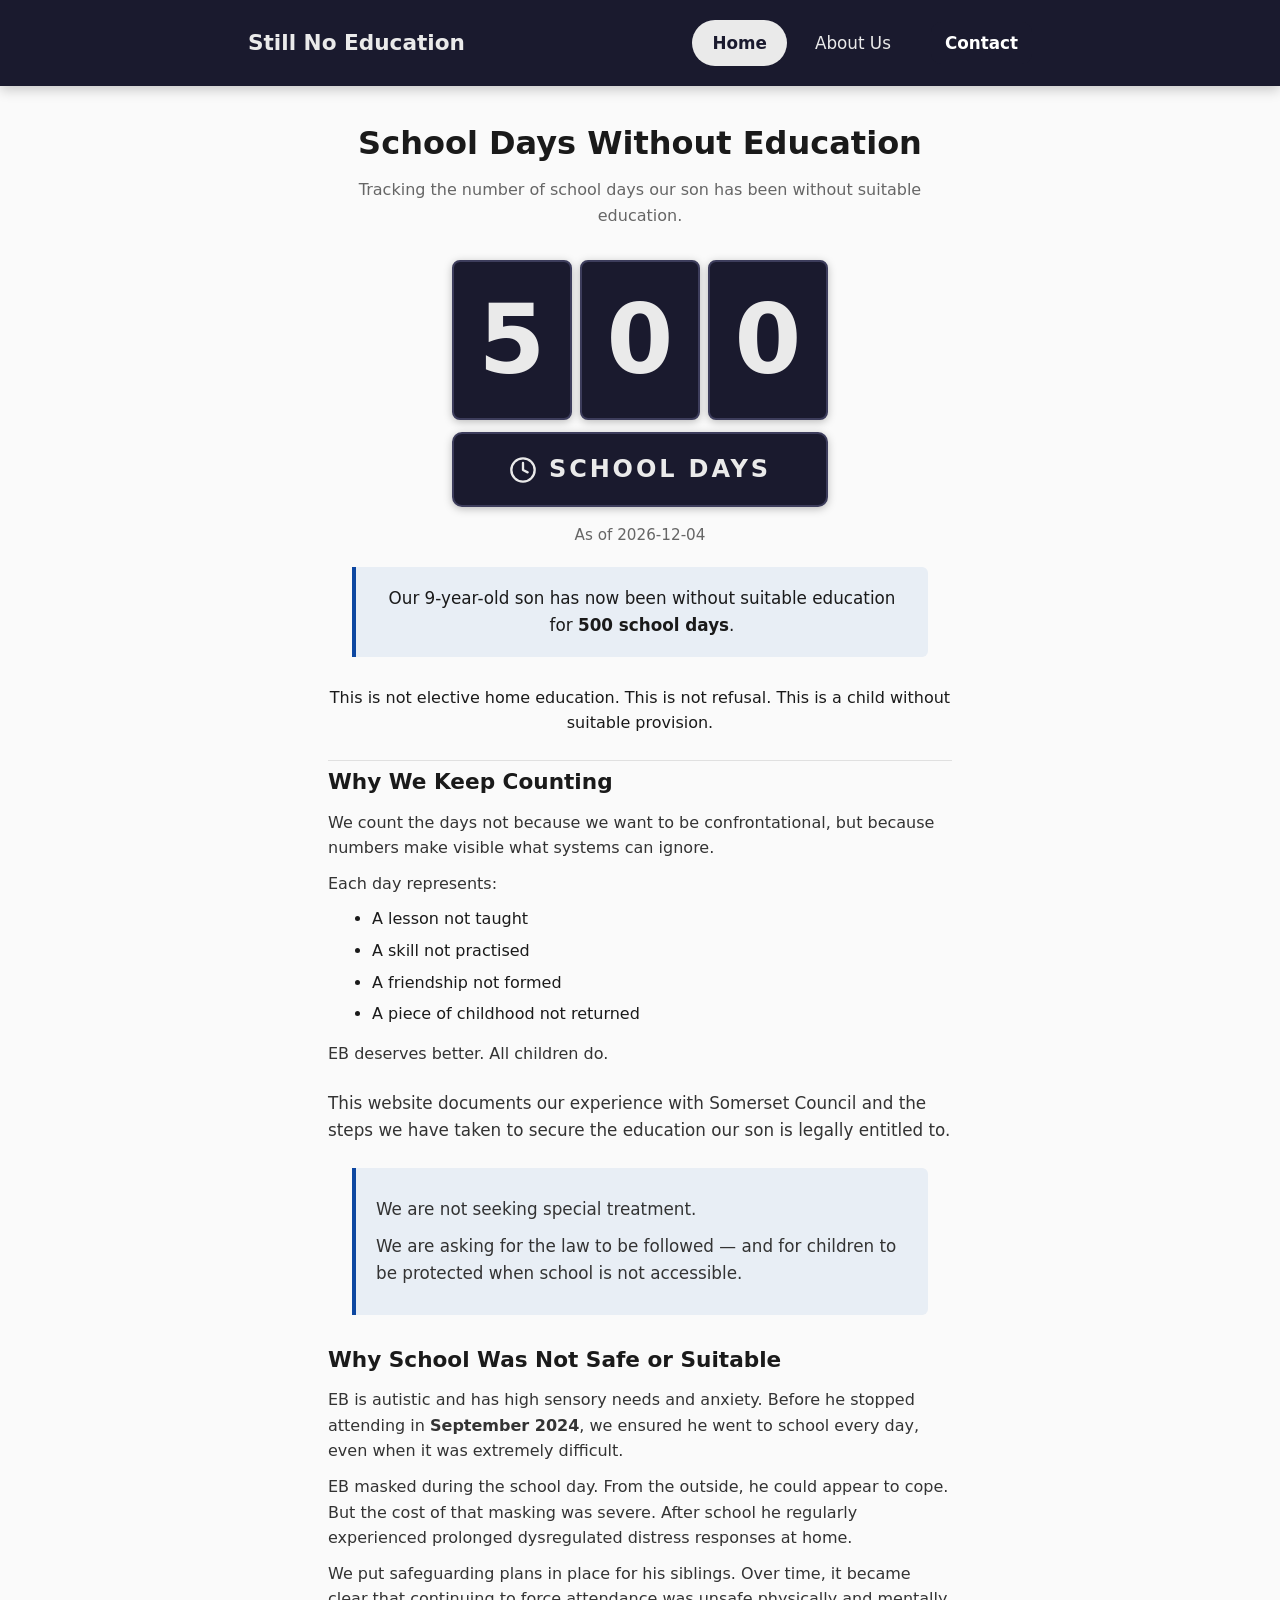
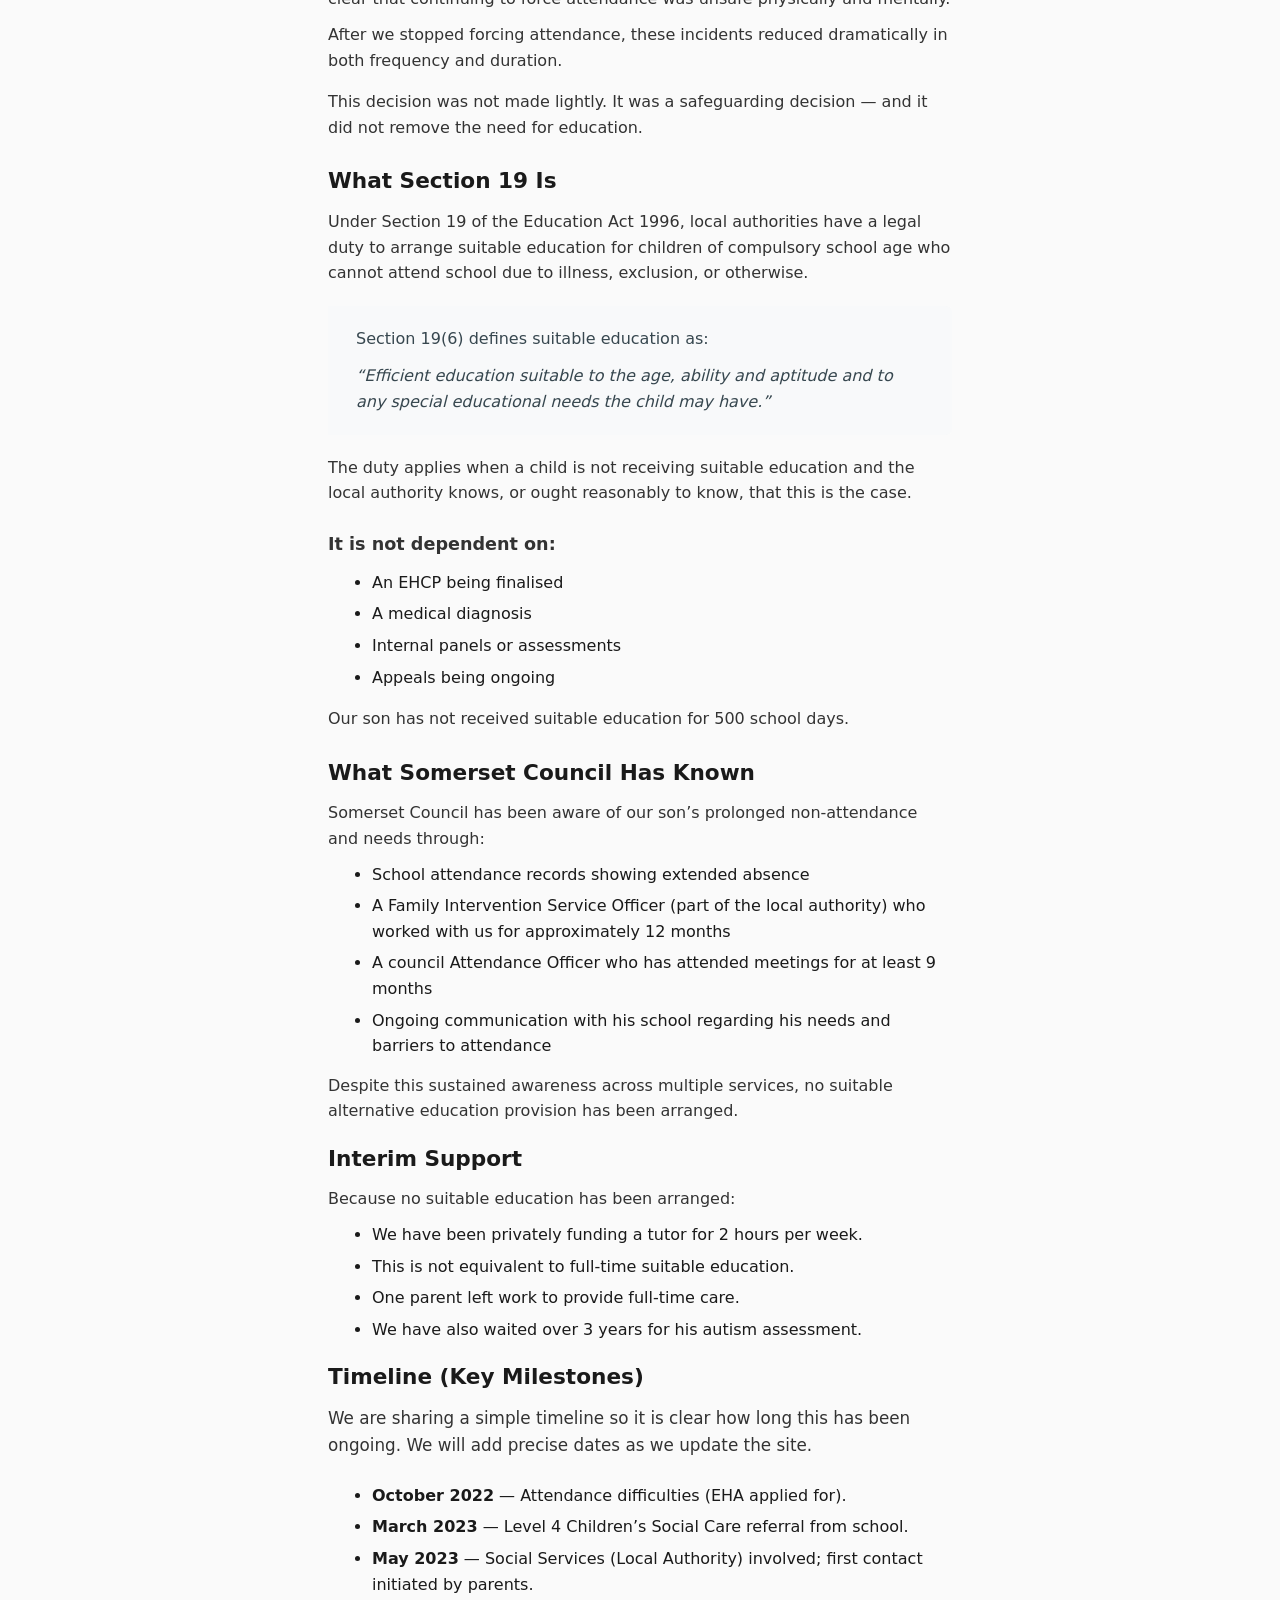
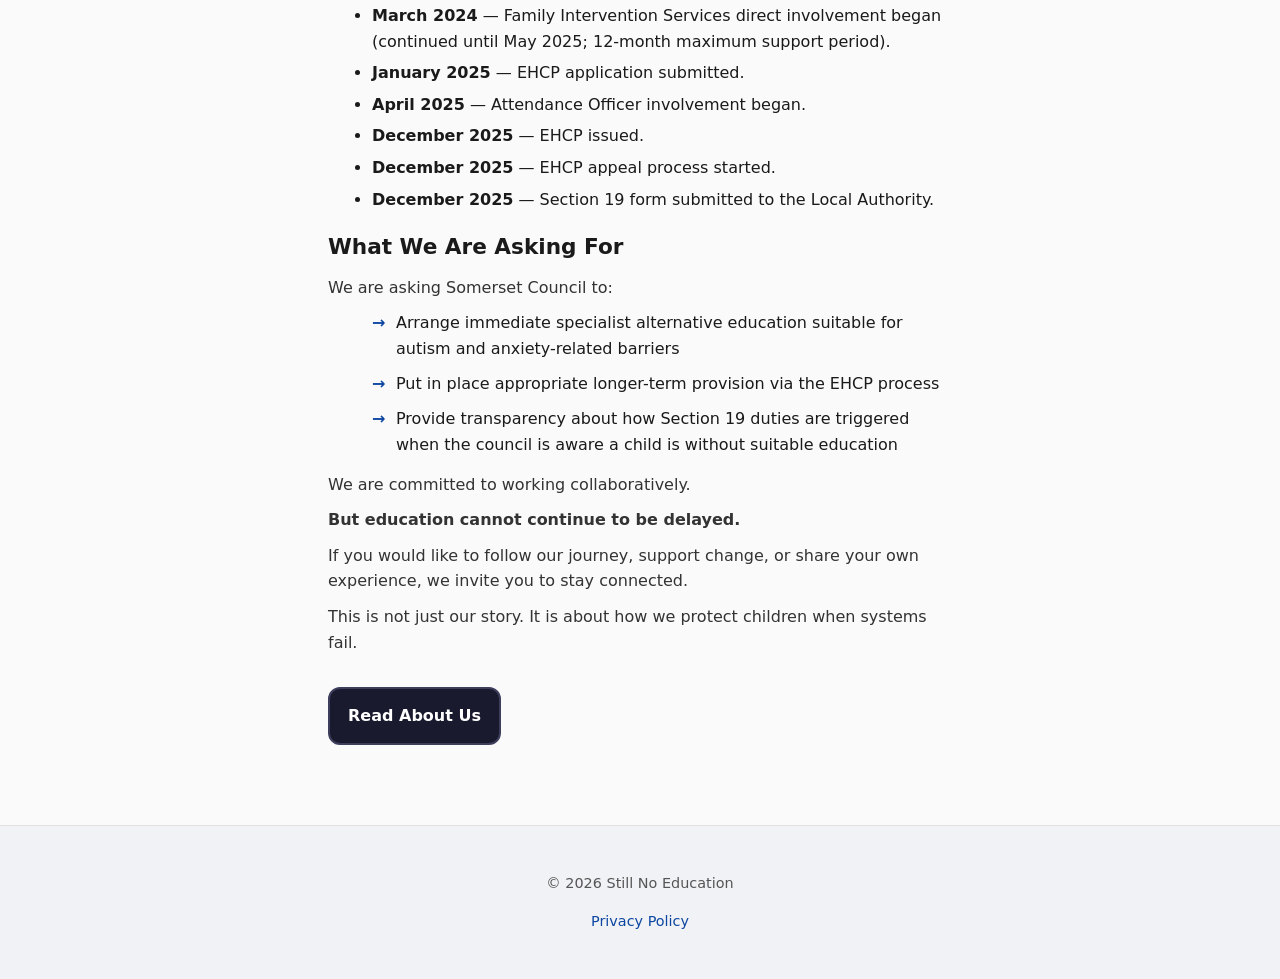
<file: index.html>
<!DOCTYPE html>
<html lang="en">
<head>
  <meta charset="UTF-8">
  <meta name="viewport" content="width=device-width, initial-scale=1.0">
  <title>School Days Without Education — Still No Education</title>
  <link rel="stylesheet" href="styles.css">
</head>
<body>
  <nav class="topnav" aria-label="Main navigation">
    <div class="topnav-inner">
      <a class="brand" href="index.html">Still No Education</a>
      <div class="links">
        <a href="index.html" aria-current="page">Home</a>
        <a href="about.html">About Us</a>
        <a href="mailto:stillnoeducation@gmail.com" class="nav-button" aria-label="Email stillnoeducation@gmail.com">Contact</a>
      </div>
    </div>
  </nav>

  <main>
    <h1>School Days Without Education</h1>
    <p class="subtitle">Tracking the number of school days our son has been without suitable education.</p>

    <section class="counter-section" aria-label="School days counter">
      <div class="counter" role="status" aria-live="polite" aria-label="School days without suitable education">
        <div id="digitTiles" class="digit-tiles"></div>
        <div class="days-bar">
          <span class="clock-icon" aria-hidden="true">
            <svg xmlns="http://www.w3.org/2000/svg" viewBox="0 0 24 24" fill="none" stroke="currentColor" stroke-width="2" stroke-linecap="round" stroke-linejoin="round">
              <circle cx="12" cy="12" r="10"/>
              <polyline points="12 6 12 12 16 14"/>
            </svg>
          </span>
          <span class="days-text">SCHOOL DAYS</span>
        </div>
      </div>

      <p id="as-of" class="as-of">As of <span id="asOfDate">[YYYY-MM-DD]</span></p>

      <p class="key-statement">
        Our 9-year-old son has now been without suitable education for
        <strong><span class="day-count">295</span> school days</strong>.
      </p>

      <p class="fact-line">
        This is not elective home education. This is not refusal. This is a child without suitable provision.
      </p>
    </section>

    <section class="content-section">
      <section id="why-we-keep-counting">
        <h2>Why We Keep Counting</h2>
        <p>We count the days not because we want to be confrontational, but because numbers make visible what systems can ignore.</p>
        <p>Each day represents:</p>
        <ul>
          <li>A lesson not taught</li>
          <li>A skill not practised</li>
          <li>A friendship not formed</li>
          <li>A piece of childhood not returned</li>
        </ul>
        <p>EB deserves better. All children do.</p>
      </section>

      <p class="intro">
        This website documents our experience with Somerset Council and the steps we have taken to secure the education our son is legally entitled to.
      </p>

      <div class="key-statement">
        <p>We are not seeking special treatment.</p>
        <p>We are asking for the law to be followed — and for children to be protected when school is not accessible.</p>
      </div>

      <h2>Why School Was Not Safe or Suitable</h2>
      <p>
        EB is autistic and has high sensory needs and anxiety. Before he stopped attending in <strong>September 2024</strong>,
        we ensured he went to school every day, even when it was extremely difficult.
      </p>
      <p>
        EB masked during the school day. From the outside, he could appear to cope. But the cost of that masking was severe.
        After school he regularly experienced prolonged dysregulated distress responses at home.
      </p>
      <p>
        We put safeguarding plans in place for his siblings. Over time, it became clear that continuing to force attendance
        was unsafe physically and mentally.
      </p>
      <p>
        After we stopped forcing attendance, these incidents reduced dramatically in both frequency and duration.
      </p>
      <p class="fact-line">
        This decision was not made lightly. It was a safeguarding decision — and it did not remove the need for education.
      </p>

      <h2>What Section 19 Is</h2>
      <p>
        Under Section 19 of the Education Act 1996, local authorities have a legal duty to arrange suitable education for children
        of compulsory school age who cannot attend school due to illness, exclusion, or otherwise.
      </p>
      <blockquote class="legal-quote" cite="Education Act 1996, Section 19(6)">
        <p>Section 19(6) defines suitable education as:</p>
        <p>“Efficient education suitable to the age, ability and aptitude and to any special educational needs the child may have.”</p>
      </blockquote>
      <p>
        The duty applies when a child is not receiving suitable education and the local authority knows, or ought reasonably to know,
        that this is the case.
      </p>

      <h3>It is not dependent on:</h3>
      <ul>
        <li>An EHCP being finalised</li>
        <li>A medical diagnosis</li>
        <li>Internal panels or assessments</li>
        <li>Appeals being ongoing</li>
      </ul>

      <p class="fact-line">
        Our son has not received suitable education for <span class="day-count">295</span> school days.
      </p>

      <h2>What Somerset Council Has Known</h2>
      <p>Somerset Council has been aware of our son’s prolonged non-attendance and needs through:</p>
      <ul>
        <li>School attendance records showing extended absence</li>
        <li>A Family Intervention Service Officer (part of the local authority) who worked with us for approximately 12 months</li>
        <li>A council Attendance Officer who has attended meetings for at least 9 months</li>
        <li>Ongoing communication with his school regarding his needs and barriers to attendance</li>
      </ul>
      <p>
        Despite this sustained awareness across multiple services, no suitable alternative education provision has been arranged.
      </p>

      <h2>Interim Support</h2>
      <p>Because no suitable education has been arranged:</p>
      <ul>
        <li>We have been privately funding a tutor for 2 hours per week.</li>
        <li>This is not equivalent to full-time suitable education.</li>
        <li>One parent left work to provide full-time care.</li>
        <li>We have also waited over 3 years for his autism assessment.</li>
      </ul>

      <h2>Timeline (Key Milestones)</h2>
      <p class="intro">
        We are sharing a simple timeline so it is clear how long this has been ongoing. We will add precise dates as we update the site.
      </p>
      <ul>
        <li><strong>October 2022</strong> — Attendance difficulties (EHA applied for).</li>
        <li><strong>March 2023</strong> — Level 4 Children’s Social Care referral from school.</li>
        <li><strong>May 2023</strong> — Social Services (Local Authority) involved; first contact initiated by parents.</li>
        <li><strong>March 2024</strong> — Family Intervention Services direct involvement began (continued until May 2025; 12-month maximum support period).</li>
        <li><strong>January 2025</strong> — EHCP application submitted.</li>
        <li><strong>April 2025</strong> — Attendance Officer involvement began.</li>
        <li><strong>December 2025</strong> — EHCP issued.</li>
        <li><strong>December 2025</strong> — EHCP appeal process started.</li>
        <li><strong>December 2025</strong> — Section 19 form submitted to the Local Authority.</li>
      </ul>

      <h2>What We Are Asking For</h2>
      <p>We are asking Somerset Council to:</p>
      <ul class="ask-list">
        <li>Arrange immediate specialist alternative education suitable for autism and anxiety-related barriers</li>
        <li>Put in place appropriate longer-term provision via the EHCP process</li>
        <li>Provide transparency about how Section 19 duties are triggered when the council is aware a child is without suitable education</li>
      </ul>
      <p>We are committed to working collaboratively.</p>
      <p><strong>But education cannot continue to be delayed.</strong></p>

      <p>If you would like to follow our journey, support change, or share your own experience, we invite you to stay connected.</p>
      <p>This is not just our story. It is about how we protect children when systems fail.</p>

      <p class="btn-wrap"><a class="btn" href="about.html">Read About Us</a></p>
    </section>
  </main>

  <script src="script.js"></script>

  <footer class="site-footer">
    <div class="footer-inner">
      <p>© 2026 Still No Education</p>
      <p><a href="privacy.html">Privacy Policy</a></p>
    </div>
  </footer>
</body>
</html>
</file>
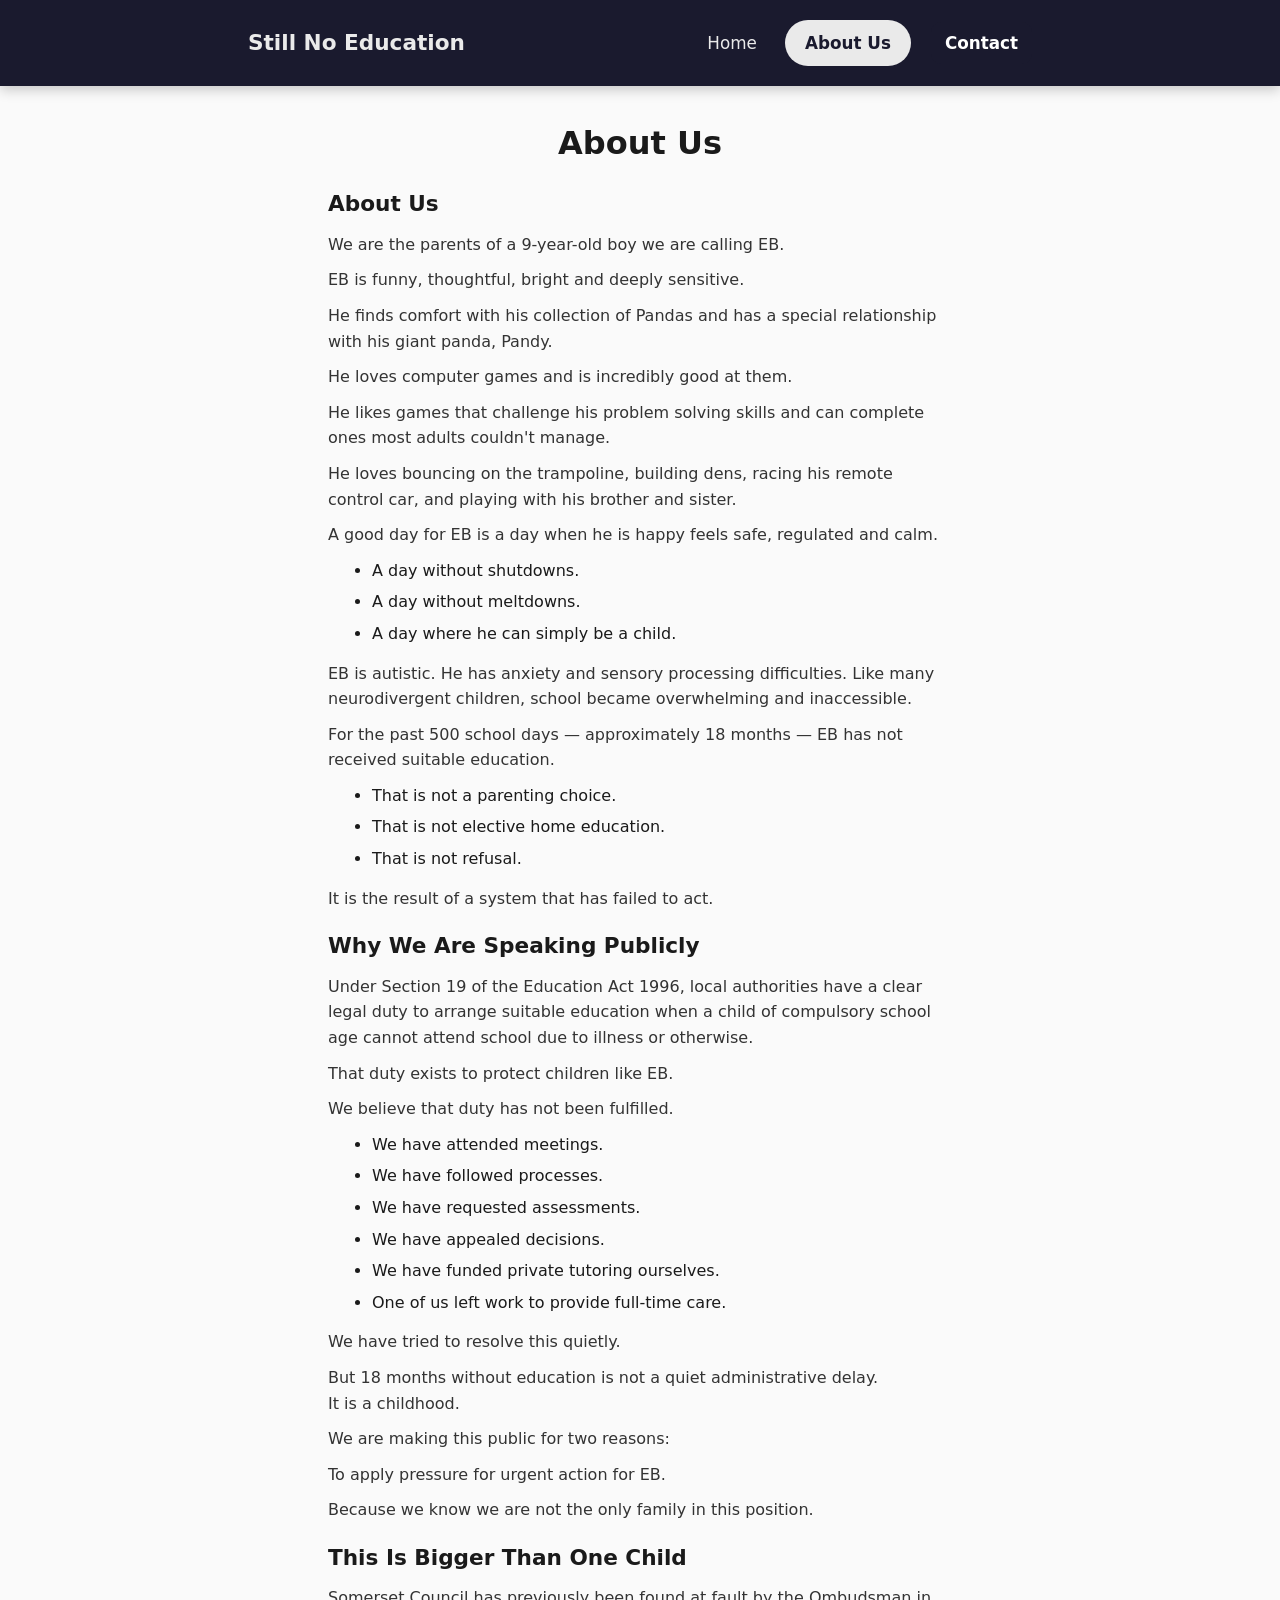
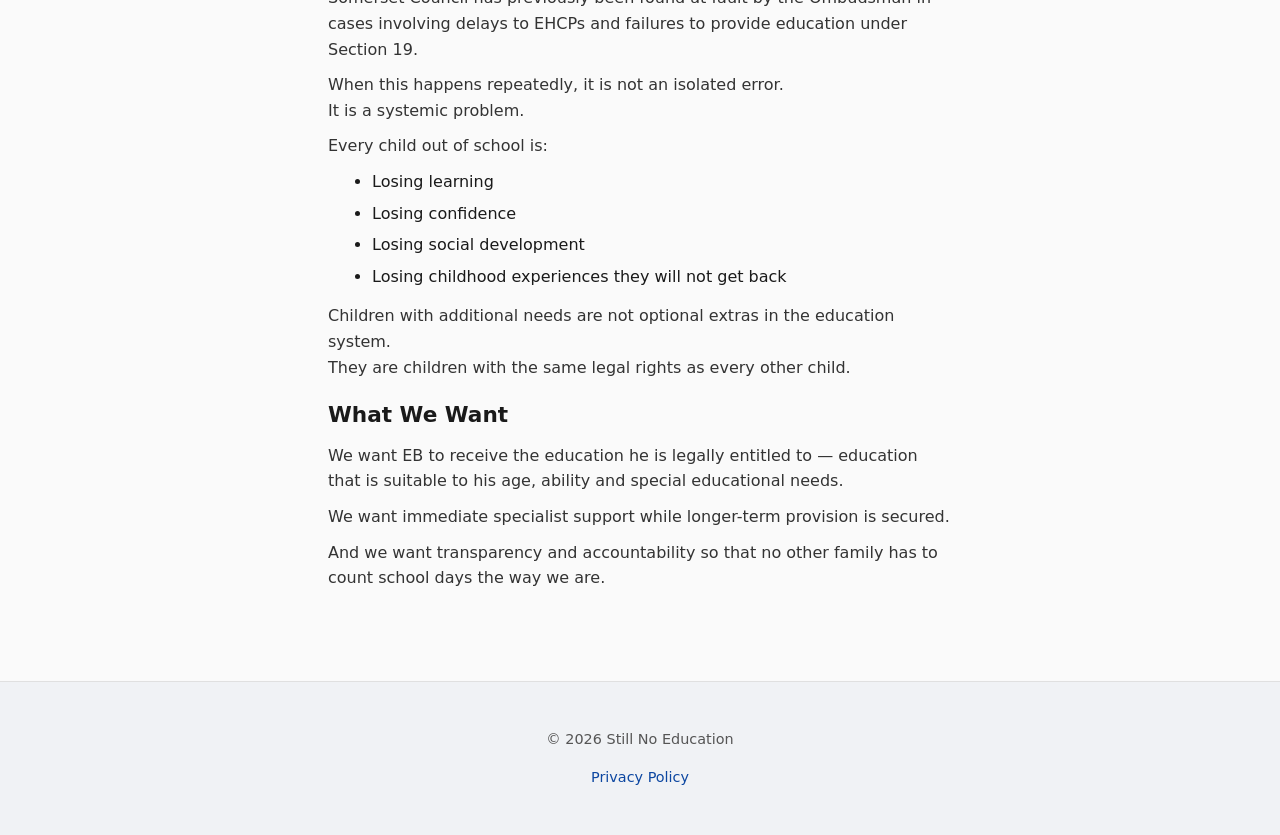
<file: about.html>
<!DOCTYPE html>
<html lang="en">
<head>
  <meta charset="UTF-8">
  <meta name="viewport" content="width=device-width, initial-scale=1.0">
  <title>About Us — Still No Education</title>
  <link rel="stylesheet" href="styles.css">
</head>
<body>
  <nav class="topnav" aria-label="Main navigation">
    <div class="topnav-inner">
      <a class="brand" href="index.html">Still No Education</a>
      <div class="links">
        <a href="index.html">Home</a>
        <a href="about.html" aria-current="page">About Us</a>
        <a href="mailto:stillnoeducation@gmail.com" class="nav-button" aria-label="Email stillnoeducation@gmail.com">Contact</a>
      </div>
    </div>
  </nav>

  <main class="page-about">
    <h1>About Us</h1>

    <section class="content-section">
      <h2>About Us</h2>
      <p>We are the parents of a 9-year-old boy we are calling EB.</p>
      <p>EB is funny, thoughtful, bright and deeply sensitive.</p>
      <p>He finds comfort with his collection of Pandas and has a special relationship with his giant panda, Pandy.</p>
      <p>He loves computer games and is incredibly good at them.</p>
      <p>He likes games that challenge his problem solving skills and can complete ones most adults couldn't manage.</p>
      <p>He loves bouncing on the trampoline, building dens, racing his remote control car, and playing with his brother and sister.</p>
      <p>A good day for EB is a day when he is happy feels safe, regulated and calm.</p>
      <ul>
        <li>A day without shutdowns.</li>
        <li>A day without meltdowns.</li>
        <li>A day where he can simply be a child.</li>
      </ul>
      <p>EB is autistic. He has anxiety and sensory processing difficulties. Like many neurodivergent children, school became overwhelming and inaccessible.</p>
      <p>For the past <span class="day-count">294</span> school days — approximately 18 months — EB has not received suitable education.</p>
            <ul>
        <li>That is not a parenting choice.</li>
        <li>That is not elective home education.</li>
        <li>That is not refusal.</li>
      </ul>
      <p>It is the result of a system that has failed to act.</p>

      <h2>Why We Are Speaking Publicly</h2>
      <p>Under Section 19 of the Education Act 1996, local authorities have a clear legal duty to arrange suitable education when a child of compulsory school age cannot attend school due to illness or otherwise.</p>
      <p>That duty exists to protect children like EB.</p>
      <p>We believe that duty has not been fulfilled.</p>
      <ul>
        <li>We have attended meetings.</li>
        <li>We have followed processes.</li>
        <li>We have requested assessments.</li>
        <li>We have appealed decisions.</li>
        <li>We have funded private tutoring ourselves.</li>
        <li>One of us left work to provide full-time care.</li>
      </ul>
      <p>We have tried to resolve this quietly.</p>
      <p>But 18 months without education is not a quiet administrative delay.<br>It is a childhood.</p>
      <p>We are making this public for two reasons:</p>
      <p>To apply pressure for urgent action for EB.</p>
      <p>Because we know we are not the only family in this position.</p>

      <h2>This Is Bigger Than One Child</h2>
      <p>Somerset Council has previously been found at fault by the Ombudsman in cases involving delays to EHCPs and failures to provide education under Section 19.</p>
      <p>When this happens repeatedly, it is not an isolated error.<br>It is a systemic problem.</p>
      <p>Every child out of school is:</p>
      <ul>
        <li>Losing learning</li>
        <li>Losing confidence</li>
        <li>Losing social development</li>
        <li>Losing childhood experiences they will not get back</li>
      </ul>
      <p>Children with additional needs are not optional extras in the education system.<br>They are children with the same legal rights as every other child.</p>

      <h2>What We Want</h2>
      <p>We want EB to receive the education he is legally entitled to — education that is suitable to his age, ability and special educational needs.</p>
      <p>We want immediate specialist support while longer-term provision is secured.</p>
      <p>And we want transparency and accountability so that no other family has to count school days the way we are.</p>
    </section>
  </main>

  <script src="script.js"></script>

  <footer class="site-footer">
    <div class="footer-inner">
      <p>© 2026 Still No Education</p>
      <p><a href="privacy.html">Privacy Policy</a></p>
    </div>
  </footer>
</body>
</html>
</file>
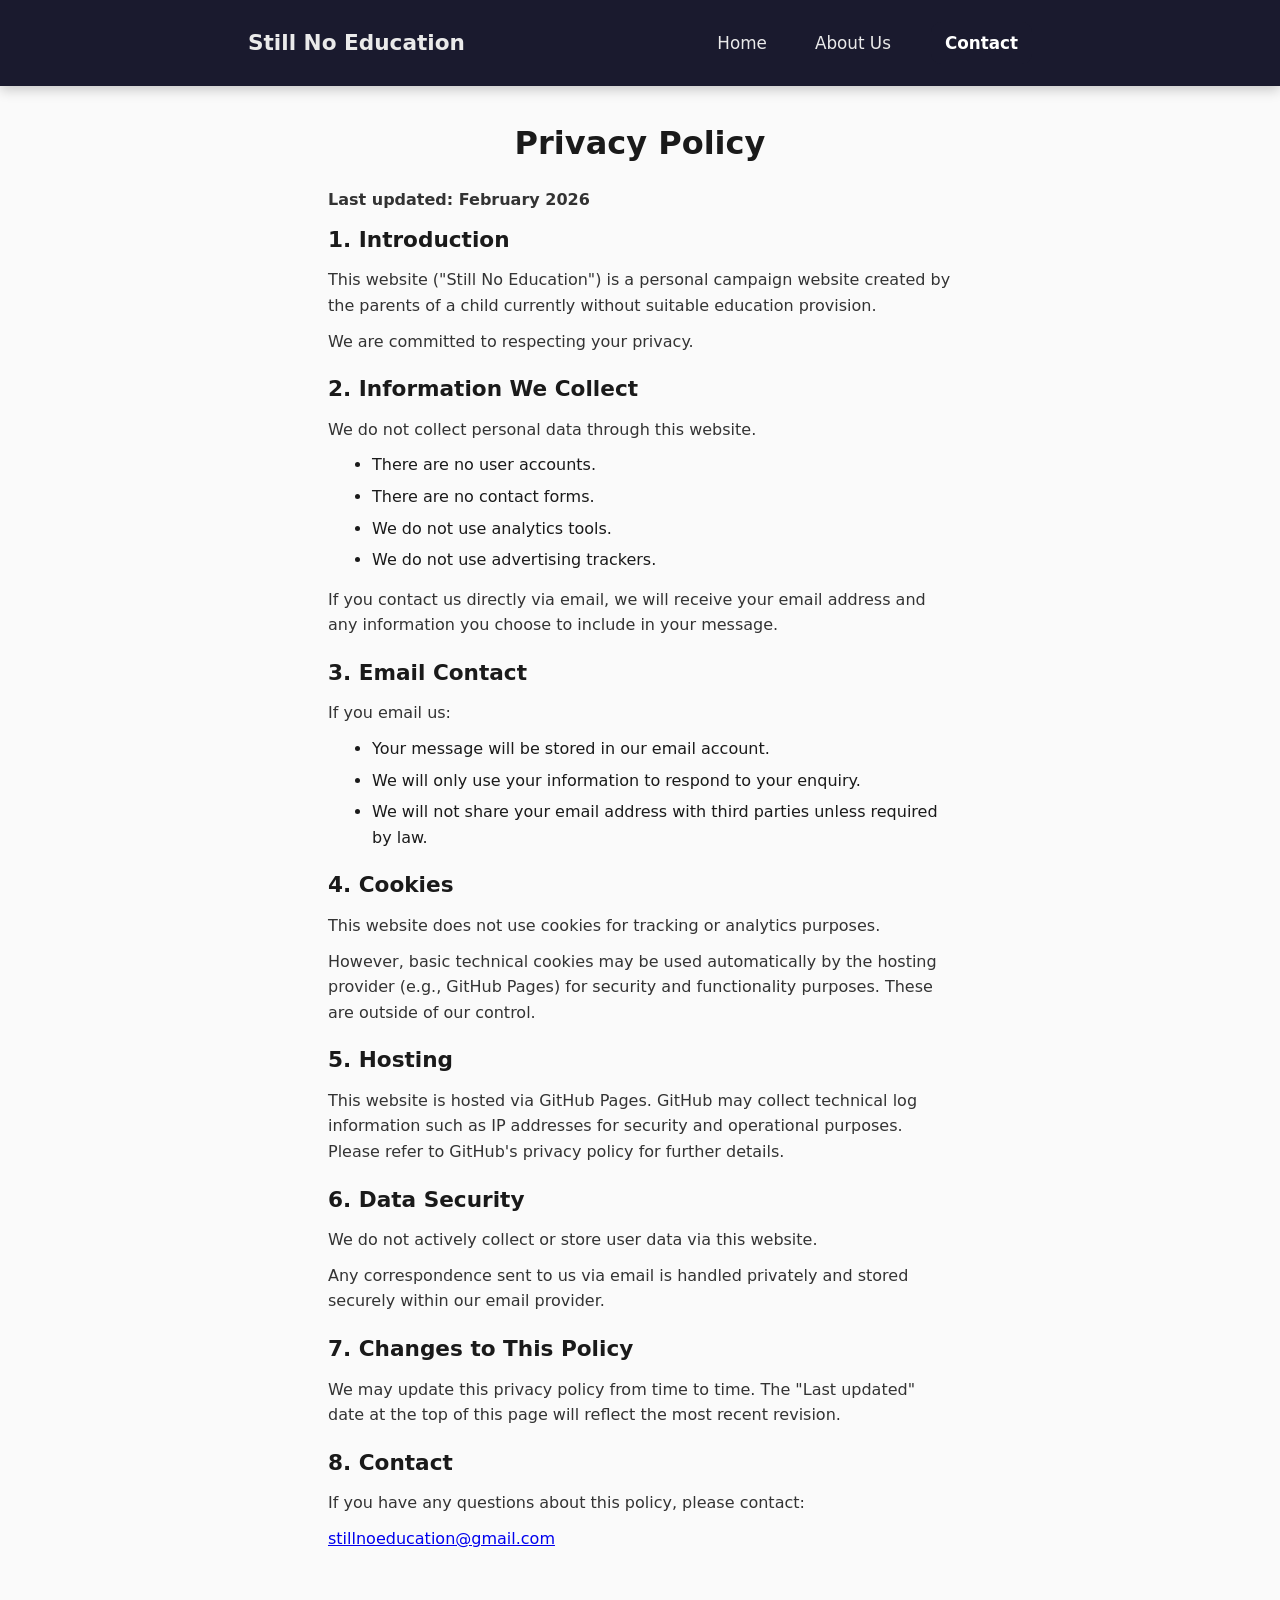
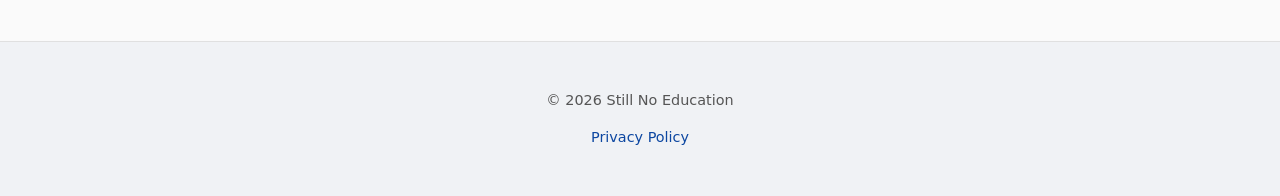
<file: privacy.html>
<!DOCTYPE html>
<html lang="en">
<head>
  <meta charset="UTF-8">
  <meta name="viewport" content="width=device-width, initial-scale=1.0">
  <title>Privacy Policy — Still No Education</title>
  <link rel="stylesheet" href="styles.css">
</head>
<body>
  <nav class="topnav" aria-label="Main navigation">
    <div class="topnav-inner">
      <a class="brand" href="index.html">Still No Education</a>
      <div class="links">
        <a href="index.html">Home</a>
        <a href="about.html">About Us</a>
        <a href="mailto:stillnoeducation@gmail.com" class="nav-button" aria-label="Email stillnoeducation@gmail.com">Contact</a>
      </div>
    </div>
  </nav>

  <main class="page-about">
    <h1>Privacy Policy</h1>

    <section class="content-section">
      <p><strong>Last updated: February 2026</strong></p>

      <h2>1. Introduction</h2>
      <p>This website ("Still No Education") is a personal campaign website created by the parents of a child currently without suitable education provision.</p>
      <p>We are committed to respecting your privacy.</p>

      <h2>2. Information We Collect</h2>
      <p>We do not collect personal data through this website.</p>
      <ul>
        <li>There are no user accounts.</li>
        <li>There are no contact forms.</li>
        <li>We do not use analytics tools.</li>
        <li>We do not use advertising trackers.</li>
      </ul>
      <p>If you contact us directly via email, we will receive your email address and any information you choose to include in your message.</p>

      <h2>3. Email Contact</h2>
      <p>If you email us:</p>
      <ul>
        <li>Your message will be stored in our email account.</li>
        <li>We will only use your information to respond to your enquiry.</li>
        <li>We will not share your email address with third parties unless required by law.</li>
      </ul>

      <h2>4. Cookies</h2>
      <p>This website does not use cookies for tracking or analytics purposes.</p>
      <p>However, basic technical cookies may be used automatically by the hosting provider (e.g., GitHub Pages) for security and functionality purposes. These are outside of our control.</p>

      <h2>5. Hosting</h2>
      <p>This website is hosted via GitHub Pages. GitHub may collect technical log information such as IP addresses for security and operational purposes. Please refer to GitHub's privacy policy for further details.</p>

      <h2>6. Data Security</h2>
      <p>We do not actively collect or store user data via this website.</p>
      <p>Any correspondence sent to us via email is handled privately and stored securely within our email provider.</p>

      <h2>7. Changes to This Policy</h2>
      <p>We may update this privacy policy from time to time. The "Last updated" date at the top of this page will reflect the most recent revision.</p>

      <h2>8. Contact</h2>
      <p>If you have any questions about this policy, please contact:</p>
      <p><a href="mailto:stillnoeducation@gmail.com">stillnoeducation@gmail.com</a></p>
    </section>
  </main>

  <footer class="site-footer">
    <div class="footer-inner">
      <p>© 2026 Still No Education</p>
      <p><a href="privacy.html">Privacy Policy</a></p>
    </div>
  </footer>

  <script src="script.js"></script>
</body>
</html>
</file>
<file: styles.css>
/* Counter theme variables */
:root {
  --counter-bg: #1a1a2e;
  --counter-fg: #eaeaea;
  --counter-border: #3d3d5c;
}

/* Reset and base */
*, *::before, *::after {
  box-sizing: border-box;
}

body {
  margin: 0;
  font-family: system-ui, -apple-system, BlinkMacSystemFont, "Segoe UI", Roboto, sans-serif;
  line-height: 1.6;
  color: #1a1a1a;
  background: #fafafa;
  min-height: 100vh;
}

main {
  max-width: 42rem;
  margin: 0 auto;
  padding: 2rem 1.5rem;
}

/* Top navigation - sticky, high contrast */
.topnav {
  position: sticky;
  top: 0;
  z-index: 100;
  background: var(--counter-bg);
  color: var(--counter-fg);
  box-shadow: 0 4px 12px rgba(0, 0, 0, 0.2);
}

.topnav-inner {
  max-width: 52rem;
  margin: 0 auto;
  padding: 1rem 1.5rem;
  display: flex;
  flex-wrap: wrap;
  align-items: center;
  justify-content: space-between;
  gap: 1rem;
}

@media (min-width: 480px) {
  .topnav-inner {
    padding: 1.25rem 1.5rem;
  }
}

.topnav .brand {
  font-weight: 600;
  font-size: 1.2rem;
  color: var(--counter-fg);
  text-decoration: none;
}

@media (min-width: 480px) {
  .topnav .brand {
    font-size: 1.35rem;
  }
}

.topnav .brand:hover {
  color: #fff;
}

.topnav .links {
  display: flex;
  flex-wrap: wrap;
  align-items: center;
  gap: 0.5rem;
}

.topnav .links a {
  color: var(--counter-fg);
  text-decoration: none;
  padding: 0.5rem 1rem;
  border-radius: 9999px;
  font-size: 1rem;
}

@media (min-width: 480px) {
  .topnav .links a {
    padding: 0.6rem 1.25rem;
    font-size: 1.05rem;
  }
}

.topnav .links a:hover {
  background: rgba(255, 255, 255, 0.15);
  color: #fff;
}

.topnav .links a[aria-current="page"] {
  background: var(--counter-fg);
  color: var(--counter-bg);
  font-weight: 600;
}

.topnav .links a[aria-current="page"]:hover {
  background: #fff;
  color: var(--counter-bg);
}

.topnav .links a:focus-visible {
  outline: 2px solid #fff;
  outline-offset: 2px;
}

.topnav .links .nav-button {
  background: var(--counter-bg);
  color: white;
  padding: 8px 14px;
  border-radius: 10px;
  text-decoration: none;
  font-weight: 600;
  margin-left: 12px;
}

.topnav .links .nav-button:hover {
  background: var(--counter-bg);
  opacity: 0.9;
}

.topnav .links .nav-button:focus-visible {
  outline: 2px solid #fff;
  outline-offset: 2px;
  opacity: 0.9;
}

.primary-button {
  display: inline-block;
  background: var(--counter-bg);
  color: white;
  padding: 14px 20px;
  border-radius: 14px;
  font-weight: 600;
  text-decoration: none;
}

.primary-button:hover,
.primary-button:focus-visible {
  opacity: 0.9;
}

.primary-button:focus-visible {
  outline: 2px solid #0d47a1;
  outline-offset: 2px;
}

.contact-section {
  text-align: center;
  margin: 48px 0 32px;
}

@media (max-width: 480px) {
  .topnav .links .nav-button {
    margin-left: 0;
    margin-top: 0.5rem;
  }

  .primary-button {
    padding: 12px 18px;
    font-size: 0.95rem;
  }
}

h1 {
  font-size: clamp(1.5rem, 4vw, 2rem);
  font-weight: 600;
  margin: 0 0 0.5rem;
  text-align: center;
}

.subtitle {
  font-size: 1rem;
  color: #666;
  text-align: center;
  margin: 0 0 2rem;
}

/* Counter section */
.counter-section {
  text-align: center;
  margin-bottom: 2.5rem;
}

.counter {
  display: inline-flex;
  flex-direction: column;
  align-items: stretch;
  gap: 0.75rem;
}

/* Digit tiles */
.digit-tiles {
  display: flex;
  flex-wrap: wrap;
  justify-content: center;
  gap: clamp(0.25rem, 2vw, 0.5rem);
  line-height: 1;
}

.digit-tile {
  display: inline-flex;
  align-items: center;
  justify-content: center;
  min-width: clamp(3rem, 20vw, 120px);
  height: clamp(4rem, 28vw, 160px);
  font-size: clamp(2.5rem, 12vw, 6rem);
  font-weight: 800;
  font-variant-numeric: tabular-nums;
  color: var(--counter-fg);
  background: var(--counter-bg);
  border: 2px solid var(--counter-border);
  border-radius: 8px;
  box-shadow: 0 2px 8px rgba(0, 0, 0, 0.25);
}

/* Days bar - matches width of digit row */
.days-bar {
  display: flex;
  align-items: center;
  justify-content: center;
  gap: 0.75rem;
  padding: clamp(0.6rem, 2vw, 1rem) clamp(1rem, 4vw, 1.5rem);
  background: var(--counter-bg);
  border: 2px solid var(--counter-border);
  border-radius: 10px;
  box-shadow: 0 2px 8px rgba(0, 0, 0, 0.25);
}

.clock-icon {
  display: inline-flex;
  align-items: center;
  justify-content: center;
  color: var(--counter-fg);
}

.clock-icon svg {
  width: clamp(1.25rem, 4vw, 1.75rem);
  height: clamp(1.25rem, 4vw, 1.75rem);
}

.days-text {
  font-size: clamp(1rem, 4vw, 1.5rem);
  font-weight: 700;
  letter-spacing: 0.12em;
  color: var(--counter-fg);
}

.as-of {
  font-size: 0.95rem;
  color: #666;
  margin: 1rem 0 0;
}

.key-statement {
  margin: 1.25rem 0 28px;
  padding: 18px 20px;
  background: #e8eef5;
  border-left: 4px solid #0d47a1;
  border-radius: 0 6px 6px 0;
  font-size: 1.05rem;
  line-height: 1.6;
  max-width: 36rem;
  margin-left: auto;
  margin-right: auto;
}

@media (max-width: 480px) {
  .key-statement {
    padding: 14px 16px;
  }
}

.key-statement p {
  margin: 0;
}

.key-statement p + p {
  margin-top: 0.5rem;
}

/* Content section - campaign / briefing style */
.content-section {
  padding-top: 2rem;
  border-top: 1px solid #e0e0e0;
  margin-top: 18px;
}

.counter-section + .content-section {
  padding-top: 0.25rem;
  margin-top: 0;
}

main .counter-section {
  margin-bottom: 0;
}

.content-section .intro {
  font-size: 1.05rem;
  margin: 0 0 1.5rem;
  color: #333;
}

.callout-quote {
  margin: 0 0 2rem;
  padding: 1.25rem 1.5rem;
  background: #f0f4f8;
  border-radius: 8px;
  border: 1px solid #dde4ec;
}

.callout-quote p {
  margin: 0;
  font-size: 1.1rem;
  font-weight: 500;
  color: #1a1a1a;
}

.callout-quote p + p {
  margin-top: 0.5rem;
}

.content-section h2 {
  font-size: 1.35rem;
  font-weight: 600;
  margin: 18px 0 10px;
  color: #1a1a1a;
}

.content-section h2:first-of-type {
  margin-top: 0;
}

/* About page: content-section without preceding counter */
.page-about .content-section {
  padding-top: 0;
  border-top: none;
}

.content-section h3 {
  font-size: 1.1rem;
  font-weight: 600;
  margin: 1.5rem 0 0.75rem;
  color: #333;
}

.content-section p {
  margin: 10px 0;
  color: #333;
}

.content-section ul,
.content-section ol {
  margin: 10px 0 14px 20px;
  padding-left: 1.5rem;
}

.content-section li {
  margin: 6px 0;
}

.content-section li p {
  margin: 0.25rem 0 0;
  padding-left: 0;
}

.fact-line {
  margin: 1rem 0 1.5rem !important;
  font-weight: 500;
}

/* Legal definition blockquote */
.legal-definition {
  margin: 1.25rem 0;
  padding: 1.25rem 1.5rem;
  background: #f8f9fa;
  border-left: 4px solid #37474f;
  border-radius: 0 6px 6px 0;
  font-style: italic;
}

.legal-definition p {
  margin: 0;
  color: #37474f;
}

.legal-definition p + p {
  margin-top: 0.75rem;
  font-style: normal;
}

/* Section 19(6) quotation - softer styling, no left border */
.legal-quote {
  margin: 1.25rem 0;
  padding: 1.25rem 1.75rem;
  background: #f8f9fa;
  border-radius: 0 6px 6px 0;
}

.legal-quote p {
  margin: 0;
  color: #37474f;
}

.legal-quote p + p {
  margin-top: 0.75rem;
  font-style: italic;
}

.impact-list {
  list-style: none;
  padding-left: 0;
}

.impact-list li {
  padding-left: 1.5rem;
  position: relative;
  margin-bottom: 0.6rem;
}

.impact-list li::before {
  content: "•";
  position: absolute;
  left: 0;
  color: #0d47a1;
  font-weight: 700;
}

.ask-list {
  list-style: none;
  padding-left: 0;
}

.ask-list li {
  padding-left: 1.5rem;
  position: relative;
  margin-bottom: 0.6rem;
}

.ask-list li::before {
  content: "→";
  position: absolute;
  left: 0;
  color: #0d47a1;
  font-weight: 600;
}

/* Why We Keep Counting - normal section, no card styling */
#why-we-keep-counting {
  margin-bottom: 24px;
}

/* Button */
.btn {
  display: inline-block;
  padding: 14px 18px;
  border-radius: 12px;
  font-weight: 600;
  font-size: 1rem;
  text-decoration: none;
  color: #fff;
  background: var(--counter-bg);
  border: 2px solid var(--counter-border);
  transition: background 0.2s, transform 0.1s;
}

.btn:hover {
  background: #0d47a1;
  border-color: #0d47a1;
}

.btn:focus-visible {
  outline: 2px solid #0d47a1;
  outline-offset: 2px;
}

.btn-wrap {
  margin: 2rem 0 0 !important;
}

@media (max-width: 480px) {
  .btn {
    display: block;
    width: 100%;
    text-align: center;
    padding: 16px 18px;
  }
}

/* Focus styles for accessibility */
:focus-visible {
  outline: 2px solid #0d47a1;
  outline-offset: 2px;
}

.site-footer {
  margin-top: 3rem;
  padding: 2rem 1.5rem;
  background: #f0f2f5;
  border-top: 1px solid #e0e0e0;
}

.footer-inner {
  max-width: 42rem;
  margin: 0 auto;
  text-align: center;
  font-size: 0.9rem;
  color: #555;
}

.site-footer a {
  color: #0d47a1;
  text-decoration: none;
  font-weight: 500;
}

.site-footer a:hover {
  text-decoration: underline;
}
</file>
